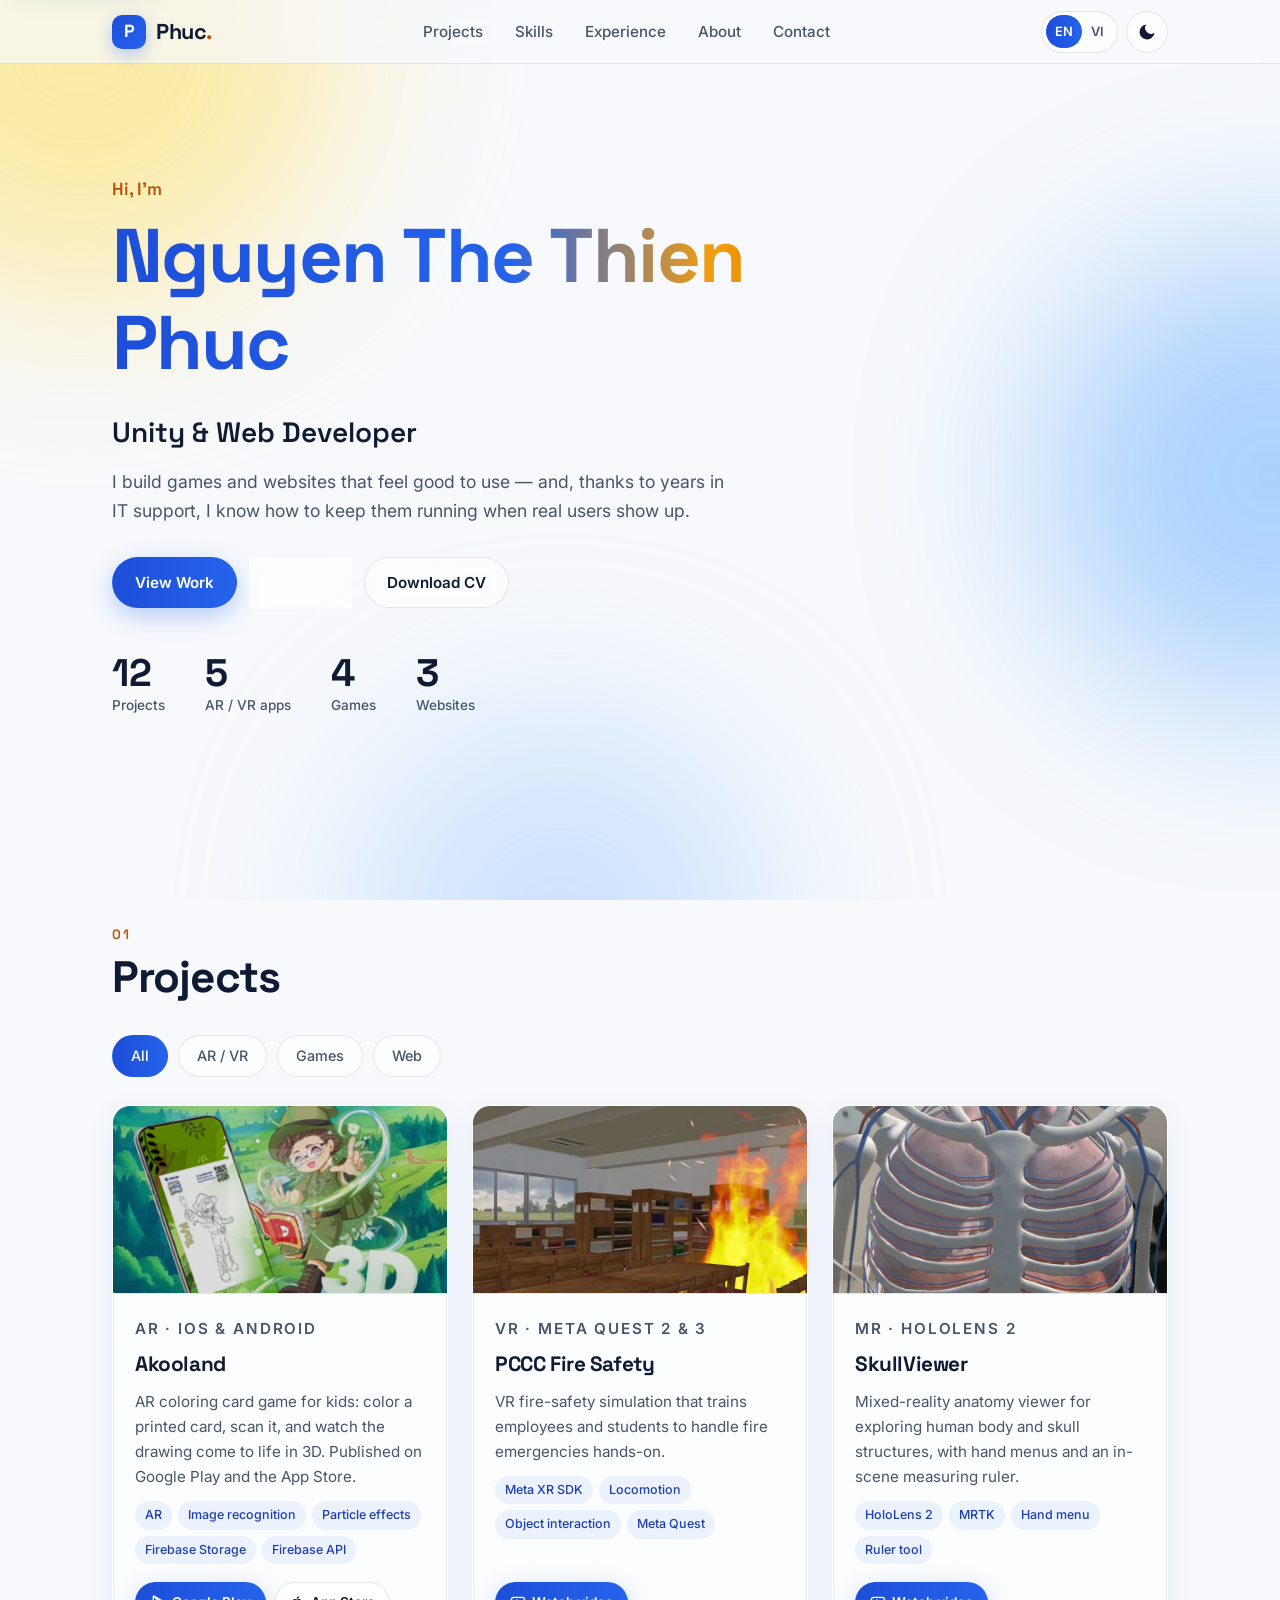
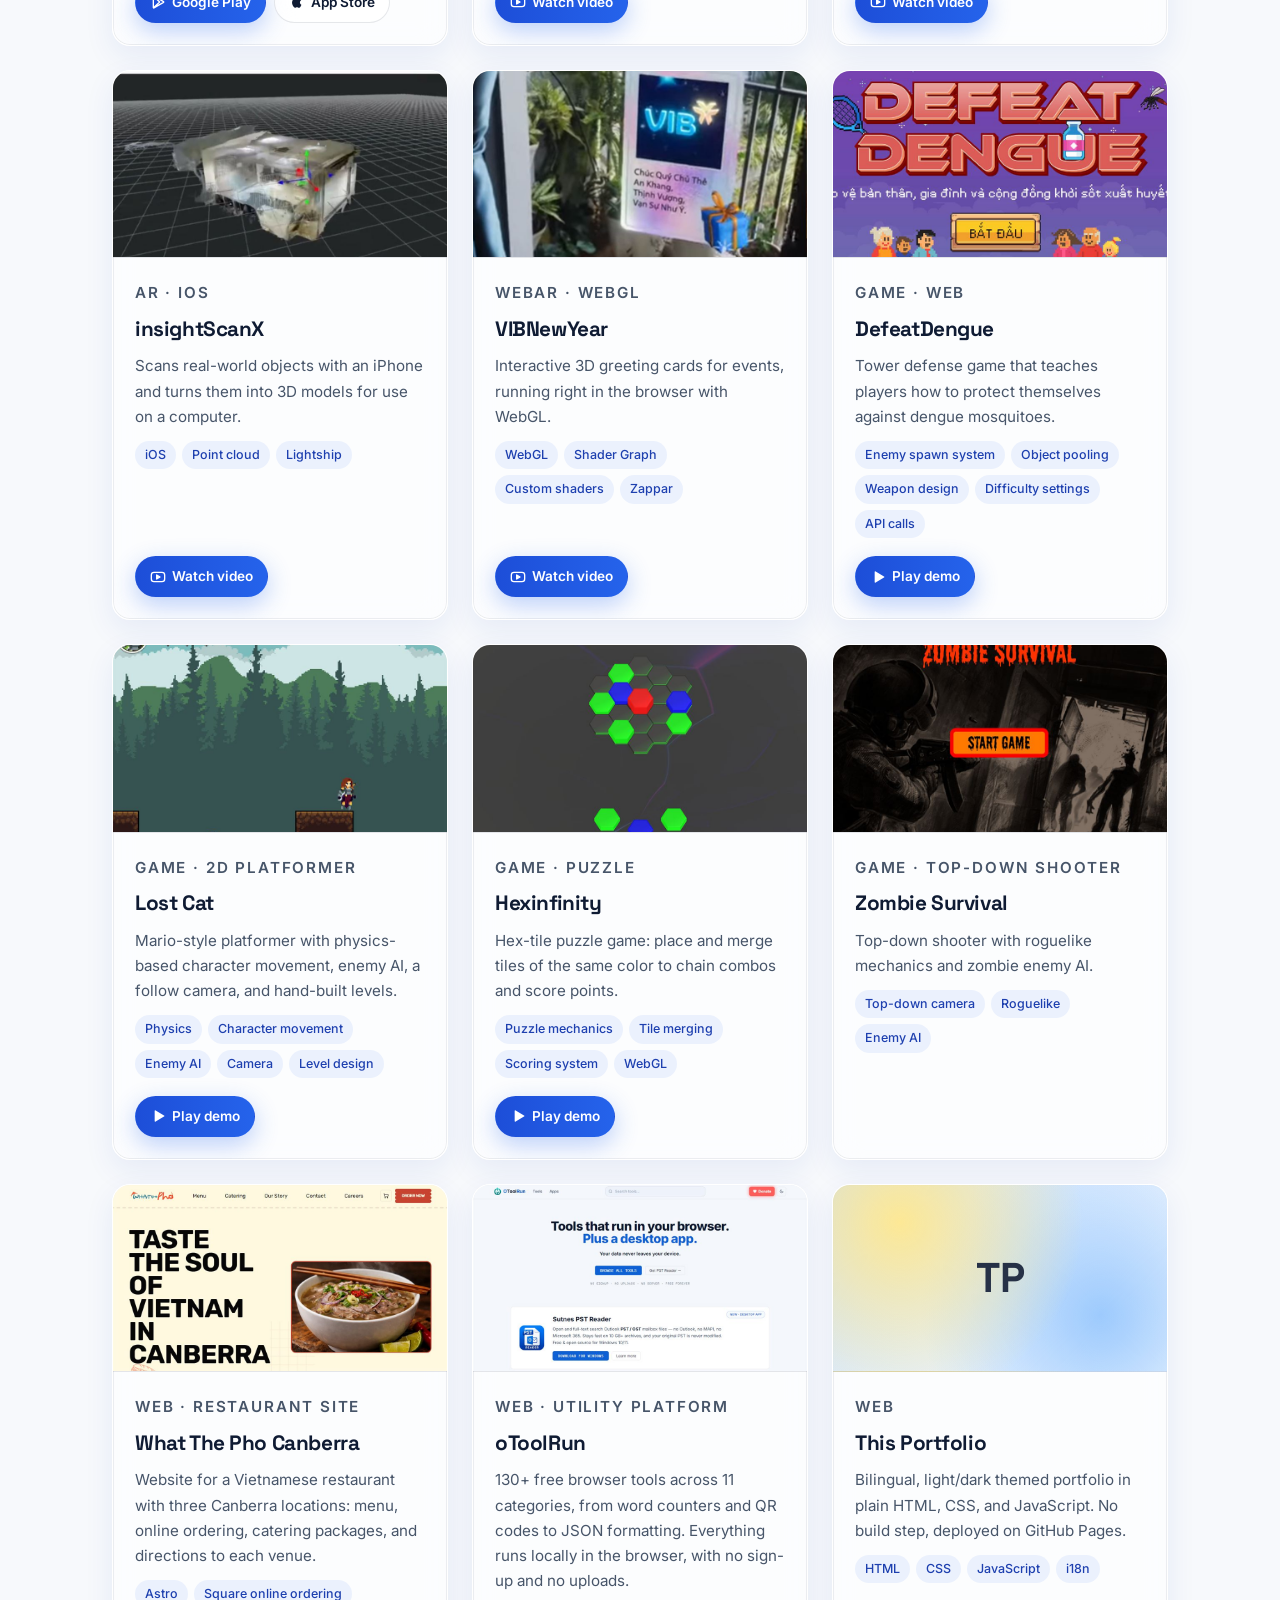
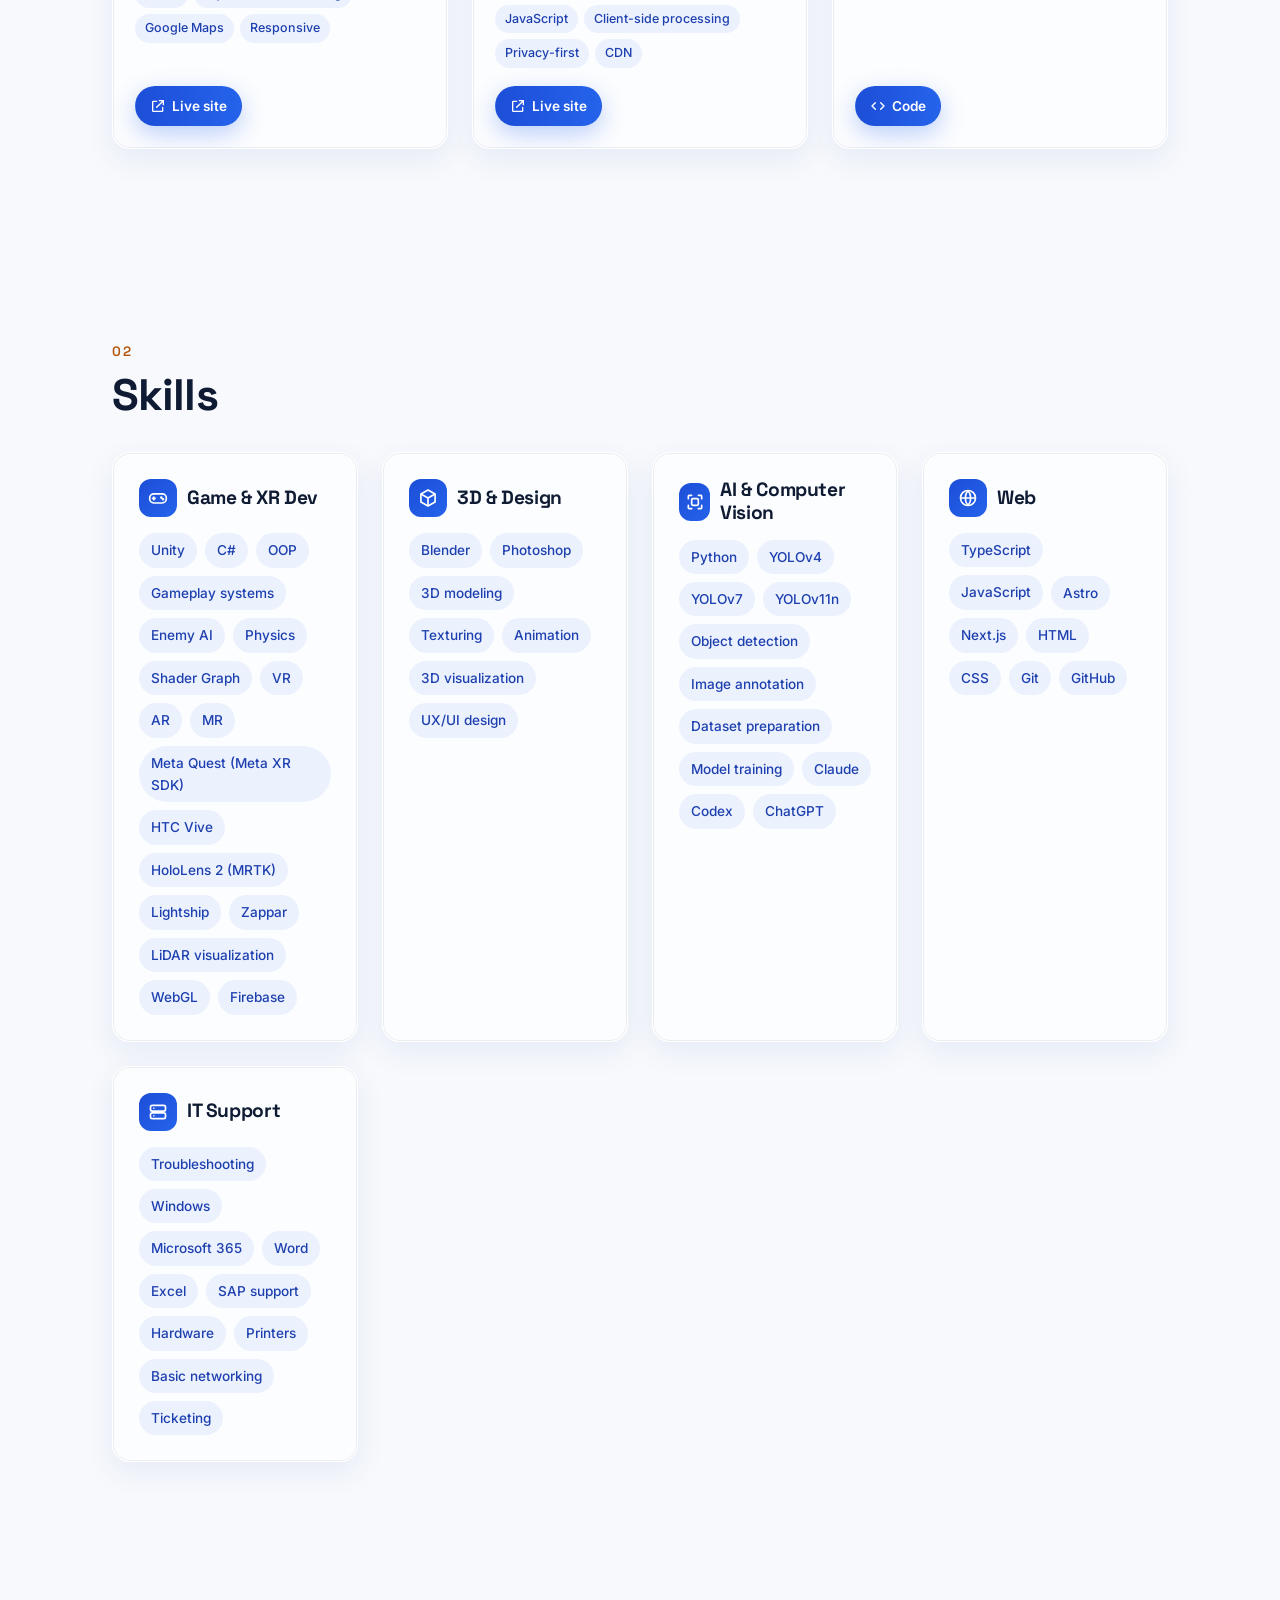
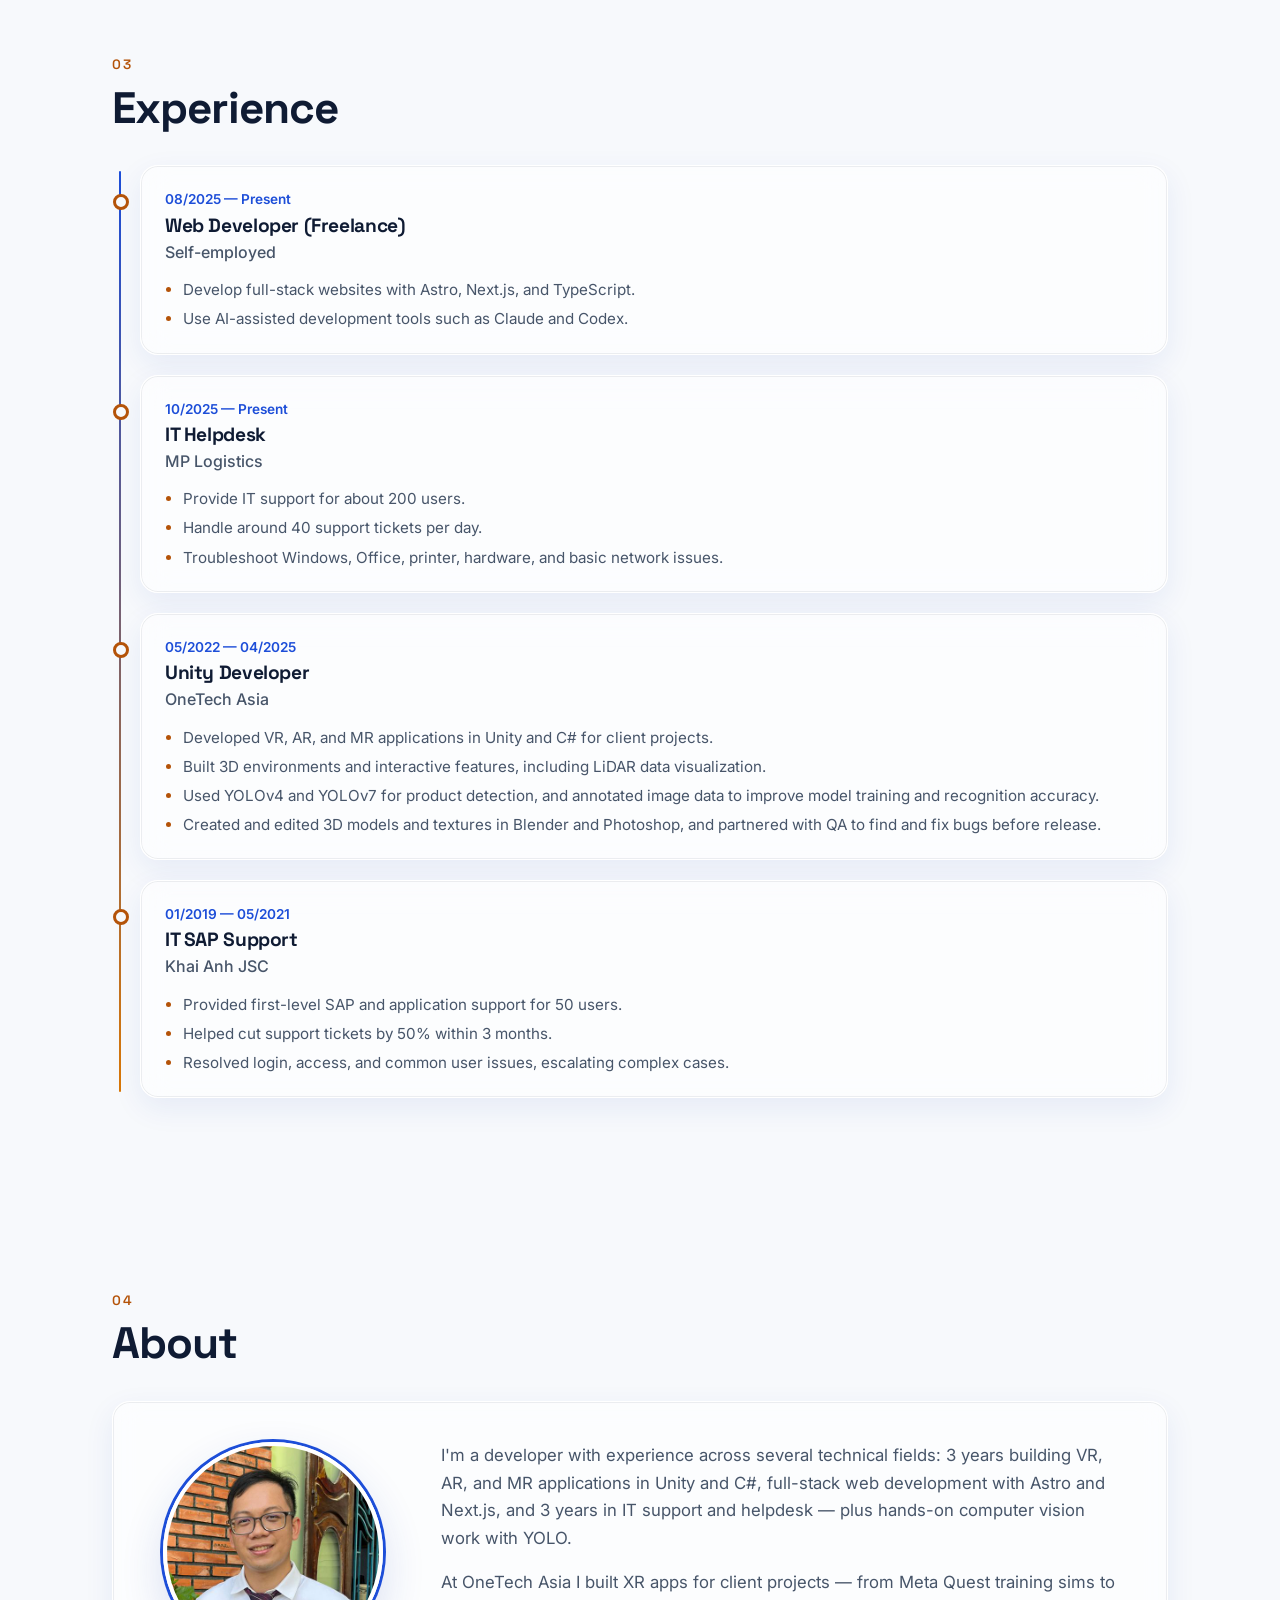
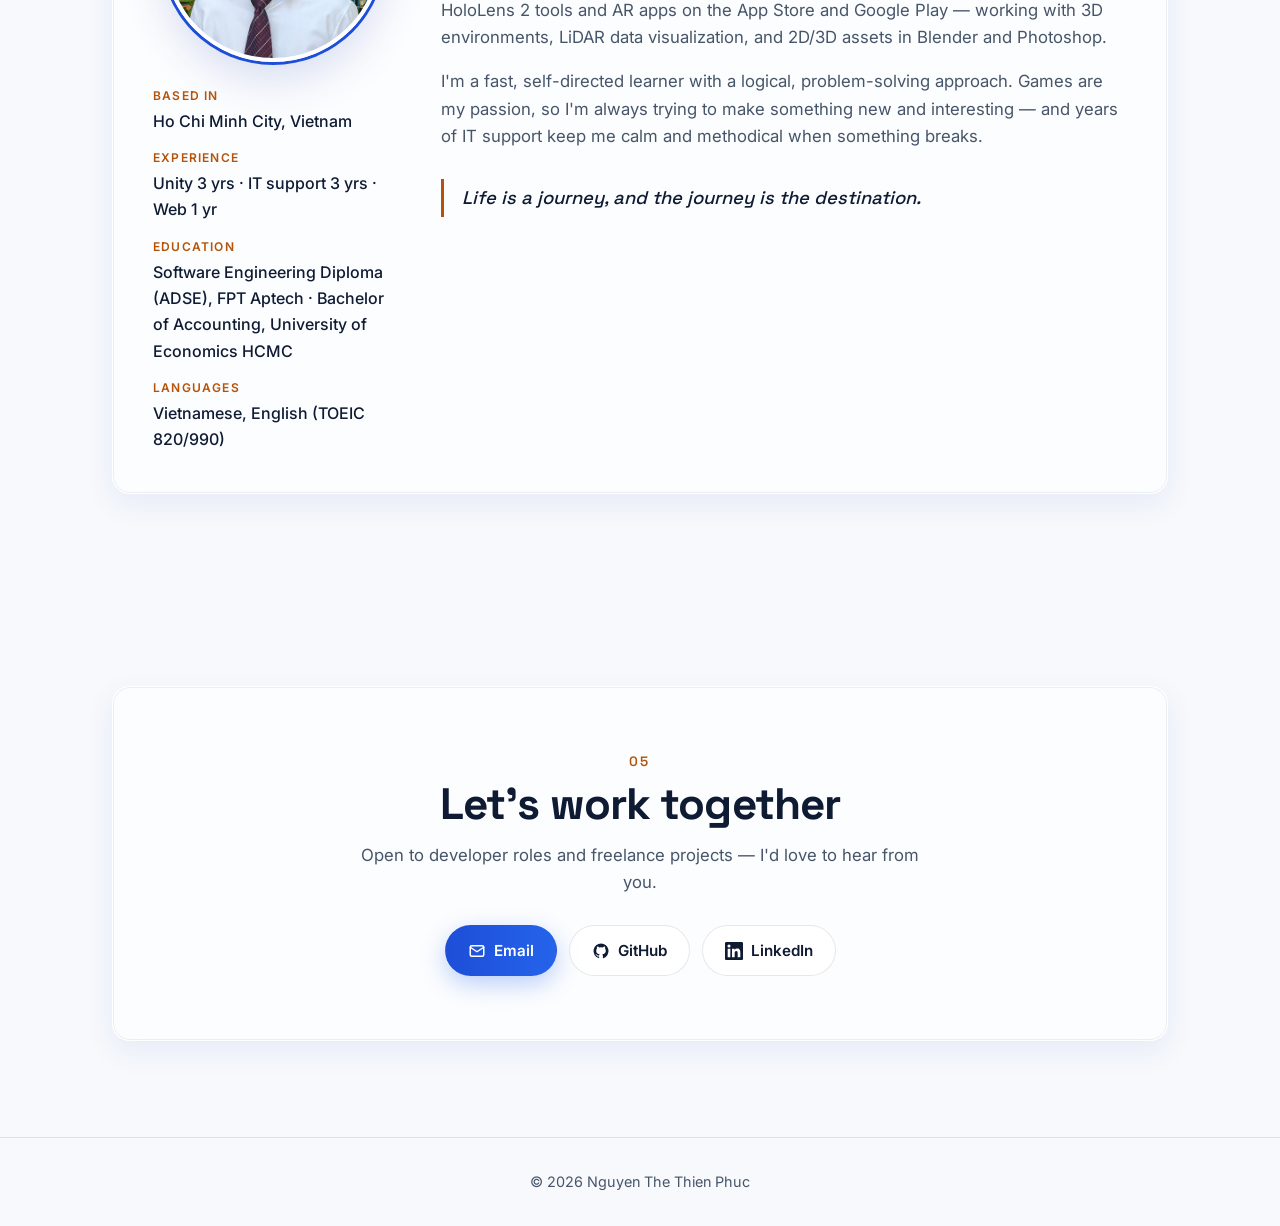
<file: index.html>
<!doctype html>
<html lang="en">
<head>
  <meta charset="utf-8">
  <meta name="viewport" content="width=device-width, initial-scale=1">
  <title>Nguyen The Thien Phuc — Portfolio</title>
  <meta name="description" content="Portfolio of Nguyen The Thien Phuc — Unity & Web Developer building AR, VR, games, and websites.">
  <link rel="icon" href="assets/favicon.svg" type="image/svg+xml">
  <script>
    // Runs before paint: light theme and English are defaults; restore saved choices.
    document.documentElement.classList.add('js');
    try {
      if (localStorage.getItem('theme') === 'dark') {
        document.documentElement.setAttribute('data-theme', 'dark');
      }
      if (localStorage.getItem('lang') === 'vi') {
        document.documentElement.setAttribute('lang', 'vi');
      }
    } catch (e) {}
  </script>
  <link rel="preconnect" href="https://fonts.googleapis.com">
  <link rel="preconnect" href="https://fonts.gstatic.com" crossorigin>
  <link href="https://fonts.googleapis.com/css2?family=Inter:wght@400;500;600&family=Space+Grotesk:wght@500;600;700&display=swap" rel="stylesheet">
  <link rel="stylesheet" href="css/style.css">
</head>
<body>
  <a class="skip-link" href="#main" data-i18n="skip">Skip to content</a>

  <div class="bg-blobs" aria-hidden="true">
    <div class="blob-layer" id="blob-layer">
      <span class="blob blob-1"></span>
      <span class="blob blob-2"></span>
      <span class="blob blob-3"></span>
    </div>
  </div>
  <div class="cursor-glow" id="cursor-glow" aria-hidden="true"></div>

  <header class="site-header" id="site-header">
    <div class="container header-inner">
      <a class="logo" href="#top" aria-label="Phuc — home">
        <span class="logo-mark" aria-hidden="true">P</span>
        <span class="logo-text" id="logo-text">Phuc</span><span class="logo-dot" aria-hidden="true">.</span>
      </a>
      <nav class="nav" aria-label="Main">
        <ul class="nav-links" id="nav-links">
          <li><a href="#projects" data-i18n="nav.projects">Projects</a></li>
          <li><a href="#skills" data-i18n="nav.skills">Skills</a></li>
          <li><a href="#experience" data-i18n="nav.experience">Experience</a></li>
          <li><a href="#about" data-i18n="nav.about">About</a></li>
          <li><a href="#contact" data-i18n="nav.contact">Contact</a></li>
        </ul>
      </nav>
      <div class="header-actions">
        <button class="lang-btn" id="lang-toggle" type="button" aria-label="Chuyển sang tiếng Việt">
          <span data-lang="en">EN</span><span data-lang="vi">VI</span>
        </button>
        <button class="icon-btn" id="theme-toggle" type="button" aria-pressed="false" aria-label="Switch to dark mode">
          <svg class="icon-moon" viewBox="0 0 24 24" width="20" height="20" aria-hidden="true"><path fill="currentColor" d="M21 12.8A9 9 0 1 1 11.2 3a7 7 0 0 0 9.8 9.8z"/></svg>
          <svg class="icon-sun" viewBox="0 0 24 24" width="20" height="20" aria-hidden="true"><g fill="none" stroke="currentColor" stroke-width="2" stroke-linecap="round"><circle cx="12" cy="12" r="4.5"/><path d="M12 2v2M12 20v2M4.9 4.9l1.4 1.4M17.7 17.7l1.4 1.4M2 12h2M20 12h2M4.9 19.1l1.4-1.4M17.7 6.3l1.4-1.4"/></g></svg>
        </button>
        <button class="icon-btn nav-toggle" id="nav-toggle" type="button" aria-expanded="false" aria-controls="nav-links" aria-label="Open menu">
          <span class="bars" aria-hidden="true"></span>
        </button>
      </div>
    </div>
  </header>

  <main id="main">
    <section class="hero" id="top">
      <div class="container hero-inner">
        <p class="eyebrow reveal" data-i18n="greeting">Hi, I'm</p>
        <h1 class="hero-name gradient-text reveal" id="hero-name">Nguyen The Thien Phuc</h1>
        <p class="hero-role reveal" id="hero-role"></p>
        <p class="hero-tagline reveal" id="hero-tagline"></p>
        <div class="hero-cta reveal">
          <a class="btn btn-primary" href="#projects" data-i18n="cta.work">View Work</a>
          <a class="btn btn-ghost" href="#contact" data-i18n="cta.contact">Contact</a>
          <a class="btn btn-ghost" id="cv-link" href="assets/resume.pdf" target="_blank" rel="noopener" data-i18n="cta.cv">Download CV</a>
        </div>
        <dl class="stats reveal" id="hero-stats"></dl>
      </div>
    </section>

    <section class="section" id="projects" aria-labelledby="projects-title">
      <div class="container">
        <header class="section-head reveal">
          <p class="section-kicker">01</p>
          <h2 id="projects-title" data-i18n="sections.projects">Projects</h2>
        </header>
        <div class="filters reveal" id="project-filters" role="group" aria-labelledby="projects-title"></div>
        <div class="projects-grid" id="projects-grid"></div>
      </div>
    </section>

    <section class="section" id="skills" aria-labelledby="skills-title">
      <div class="container">
        <header class="section-head reveal">
          <p class="section-kicker">02</p>
          <h2 id="skills-title" data-i18n="sections.skills">Skills</h2>
        </header>
        <div class="skills-grid" id="skills-grid"></div>
      </div>
    </section>

    <section class="section" id="experience" aria-labelledby="experience-title">
      <div class="container">
        <header class="section-head reveal">
          <p class="section-kicker">03</p>
          <h2 id="experience-title" data-i18n="sections.experience">Experience</h2>
        </header>
        <ol class="timeline" id="timeline"></ol>
      </div>
    </section>

    <section class="section" id="about" aria-labelledby="about-title">
      <div class="container">
        <header class="section-head reveal">
          <p class="section-kicker">04</p>
          <h2 id="about-title" data-i18n="sections.about">About</h2>
        </header>
        <div class="glass about-card reveal" id="about-text"></div>
      </div>
    </section>

    <section class="section" id="contact" aria-labelledby="contact-title">
      <div class="container">
        <div class="glass contact-card reveal">
          <p class="section-kicker">05</p>
          <h2 id="contact-title" data-i18n="sections.contact">Let's work together</h2>
          <p class="contact-text" id="contact-text"></p>
          <form class="contact-form" id="contact-form" hidden novalidate>
            <div class="form-row">
              <label class="field">
                <span data-i18n="form.name">Name</span>
                <input name="name" type="text" autocomplete="name" required maxlength="100">
              </label>
              <label class="field">
                <span data-i18n="form.email">Email</span>
                <input name="email" type="email" autocomplete="email" required maxlength="200">
              </label>
            </div>
            <label class="field">
              <span data-i18n="form.message">Message</span>
              <textarea name="message" rows="5" required maxlength="5000"></textarea>
            </label>
            <!-- Honeypot: bots fill it, people never see it. -->
            <input class="hp" type="text" name="_gotcha" tabindex="-1" autocomplete="off" aria-hidden="true">
            <button class="btn btn-primary" type="submit" data-i18n="form.send">Send message</button>
            <p class="form-status" id="form-status" role="status" aria-live="polite"></p>
          </form>
          <div class="contact-links" id="contact-links"></div>
        </div>
      </div>
    </section>

    <noscript>
      <section class="section">
        <div class="container glass about-card">
          <p>Nguyen The Thien Phuc — Unity &amp; Web Developer.</p>
          <p><a href="https://github.com/SeverusJake">github.com/SeverusJake</a></p>
        </div>
      </section>
    </noscript>
  </main>

  <footer class="site-footer">
    <div class="container">
      <p>&copy; <span id="year">2026</span> Nguyen The Thien Phuc</p>
    </div>
  </footer>

  <a class="to-top" id="to-top" href="#top" aria-label="Back to top" data-i18n-aria="top">
    <svg viewBox="0 0 24 24" width="20" height="20" aria-hidden="true"><path fill="none" stroke="currentColor" stroke-width="2.2" stroke-linecap="round" stroke-linejoin="round" d="M12 19V5M5 12l7-7 7 7"/></svg>
  </a>

  <script src="js/content.js"></script>
  <script src="js/main.js"></script>
</body>
</html>
</file>
<file: css/style.css>
/* ==========================================================================
   Tokens — light is the default, dark overrides via [data-theme="dark"]
   ========================================================================== */
:root {
  /* Light: blue main, yellow/amber accent */
  --bg: #f7f9fc;
  --bg-elev: #ffffff;
  --text: #0f1b33;
  --text-muted: #475569;
  --border: rgba(15, 27, 51, 0.1);
  --glass: rgba(255, 255, 255, 0.62);
  --glass-border: rgba(255, 255, 255, 0.9);
  --glass-edge: rgba(15, 27, 51, 0.07);
  --accent: #1d4ed8;
  --accent-2: #d97706;
  --accent-warm: #b45309;
  --chip: rgba(37, 99, 235, 0.08);
  --chip-text: #1e40af;
  --blob-1: #fde68a;
  --blob-2: #93c5fd;
  --blob-3: #bfdbfe;
  --blob-opacity: 0.75;
  --shadow: 0 10px 30px rgba(30, 64, 175, 0.08);
  --shadow-hover: 0 18px 44px rgba(30, 64, 175, 0.16);
  --header-bg: rgba(247, 249, 252, 0.72);

  --btn-1: #1d4ed8;
  --btn-2: #2563eb;
  --btn-glow: rgba(37, 99, 235, 0.3);
  --btn-glow-strong: rgba(37, 99, 235, 0.42);
  /* Mostly blue, short blend into amber at the end (avoids a muddy grey middle) */
  --text-gradient: linear-gradient(90deg, #1d4ed8 0%, #2563eb 58%, #f59e0b 88%, #d97706 100%);
  --radius: 18px;
  --radius-sm: 10px;
  --font-head: "Space Grotesk", system-ui, sans-serif;
  --font-body: "Inter", system-ui, -apple-system, "Segoe UI", sans-serif;
  --header-h: 64px;

  color-scheme: light;
}

:root[data-theme="dark"] {
  --bg: #0b0b12;
  --bg-elev: #15151f;
  --text: #ececf4;
  --text-muted: #a3a3bd;
  --border: rgba(255, 255, 255, 0.1);
  --glass: rgba(22, 22, 34, 0.55);
  --glass-border: rgba(255, 255, 255, 0.08);
  --glass-edge: rgba(255, 255, 255, 0.04);
  --accent: #a78bfa;
  --accent-2: #22d3ee;
  --chip: rgba(167, 139, 250, 0.12);
  --chip-text: #d4c6fd;
  --blob-1: #7c3aed;
  --blob-2: #0891b2;
  --blob-3: #db2777;
  --blob-opacity: 0.35;
  --shadow: 0 10px 30px rgba(0, 0, 0, 0.35);
  --shadow-hover: 0 18px 44px rgba(124, 58, 237, 0.25);
  --header-bg: rgba(11, 11, 18, 0.7);
  --accent-warm: #a78bfa;

  --btn-1: #7c3aed;
  --btn-2: #0e7490;
  --btn-glow: rgba(124, 58, 237, 0.3);
  --btn-glow-strong: rgba(124, 58, 237, 0.4);
  --text-gradient: linear-gradient(90deg, var(--accent), var(--accent-2));

  color-scheme: dark;
}

/* ==========================================================================
   Base
   ========================================================================== */
*, *::before, *::after { box-sizing: border-box; }

html {
  scroll-padding-top: calc(var(--header-h) + 16px);
  -webkit-text-size-adjust: 100%;
}

body {
  margin: 0;
  background: var(--bg);
  color: var(--text);
  font-family: var(--font-body);
  font-size: 1rem;
  line-height: 1.65;
  overflow-x: hidden;
  -webkit-font-smoothing: antialiased;
}

h1, h2, h3 {
  font-family: var(--font-head);
  line-height: 1.15;
  margin: 0;
  letter-spacing: -0.02em;
}

p { margin: 0; }
a { color: inherit; }
img { max-width: 100%; display: block; }
ul, ol { margin: 0; padding: 0; list-style: none; }

:focus-visible {
  outline: 2px solid var(--accent);
  outline-offset: 3px;
  border-radius: 6px;
}

.container {
  width: 100%;
  max-width: 1120px;
  margin-inline: auto;
  padding-inline: 16px;
}

@media (min-width: 768px) {
  .container { padding-inline: 32px; }
}

.skip-link {
  position: absolute;
  left: 16px;
  top: -60px;
  z-index: 100;
  padding: 10px 16px;
  background: var(--bg-elev);
  color: var(--text);
  border-radius: var(--radius-sm);
  box-shadow: var(--shadow);
}
.skip-link:focus { top: 12px; }

.gradient-text {
  background: var(--text-gradient);
  -webkit-background-clip: text;
  background-clip: text;
  color: transparent;
}

/* Theme switch fade — class added briefly by main.js */
.theme-transition,
.theme-transition *,
.theme-transition *::before,
.theme-transition *::after {
  transition: background-color 0.35s ease, color 0.35s ease, border-color 0.35s ease, fill 0.35s ease !important;
}

/* ==========================================================================
   Background blobs
   ========================================================================== */
.bg-blobs {
  position: fixed;
  inset: 0;
  z-index: -1;
  overflow: hidden;
  pointer-events: none;
}

.blob-layer {
  position: absolute;
  inset: -60px;
  transition: transform 0.6s ease-out;
}

.cursor-glow {
  position: fixed;
  top: -200px;
  left: -200px;
  width: 400px;
  height: 400px;
  border-radius: 50%;
  pointer-events: none;
  z-index: -1;
  background: radial-gradient(circle, var(--accent) 0%, transparent 65%);
  opacity: 0;
  transition: opacity 0.4s ease;
  will-change: transform;
}
.cursor-glow.on { opacity: 0.12; }
:root[data-theme="dark"] .cursor-glow.on { opacity: 0.18; }

.blob {
  position: absolute;
  border-radius: 50%;
  filter: blur(90px);
  opacity: var(--blob-opacity);
  animation: drift 24s ease-in-out infinite alternate;
}

.blob-1 { width: 520px; height: 520px; background: var(--blob-1); top: -160px; left: -120px; }
.blob-2 { width: 460px; height: 460px; background: var(--blob-2); top: 30%; right: -160px; animation-duration: 28s; animation-delay: -6s; }
.blob-3 { width: 400px; height: 400px; background: var(--blob-3); bottom: -160px; left: 30%; animation-duration: 32s; animation-delay: -12s; }

@keyframes drift {
  0%   { transform: translate(0, 0) scale(1); }
  50%  { transform: translate(60px, 40px) scale(1.08); }
  100% { transform: translate(-40px, 70px) scale(0.95); }
}

/* ==========================================================================
   Glass surface
   ========================================================================== */
.glass {
  background: var(--glass);
  border: 1px solid var(--glass-border);
  box-shadow: var(--shadow), inset 0 0 0 1px var(--glass-edge);
  border-radius: var(--radius);
  -webkit-backdrop-filter: blur(14px) saturate(140%);
  backdrop-filter: blur(14px) saturate(140%);
}

@supports not ((backdrop-filter: blur(1px)) or (-webkit-backdrop-filter: blur(1px))) {
  .glass { background: var(--bg-elev); }
}

/* ==========================================================================
   Header / nav
   ========================================================================== */
.site-header {
  position: sticky;
  top: 0;
  z-index: 50;
  height: var(--header-h);
  background: var(--header-bg);
  border-bottom: 1px solid var(--border);
  -webkit-backdrop-filter: blur(12px);
  backdrop-filter: blur(12px);
}

.header-inner {
  height: 100%;
  display: flex;
  align-items: center;
  justify-content: space-between;
  gap: 16px;
}

.logo {
  display: inline-flex;
  align-items: center;
  gap: 10px;
  font-family: var(--font-head);
  font-weight: 700;
  font-size: 1.35rem;
  text-decoration: none;
  letter-spacing: -0.02em;
}
.logo-dot { color: var(--accent-warm); margin-left: -10px; }

.logo-mark {
  display: inline-grid;
  place-items: center;
  width: 34px;
  height: 34px;
  border-radius: 10px;
  color: #fff;
  font-size: 1.1rem;
  background: linear-gradient(135deg, var(--btn-1), var(--btn-2));
  box-shadow: 0 6px 16px var(--btn-glow);
}

.nav-links {
  display: flex;
  gap: 4px;
}

.nav-links a {
  display: block;
  padding: 8px 14px;
  border-radius: 999px;
  text-decoration: none;
  color: var(--text-muted);
  font-weight: 500;
  font-size: 0.95rem;
}
.nav-links a:hover { color: var(--text); background: var(--chip); }
.nav-links a.active { color: var(--accent); background: var(--chip); }

.lang-btn {
  display: inline-flex;
  align-items: center;
  height: 42px;
  padding: 0 4px;
  border-radius: 999px;
  border: 1px solid var(--border);
  background: var(--glass);
  color: var(--text-muted);
  font: inherit;
  font-size: 0.8rem;
  font-weight: 600;
  cursor: pointer;
}
.lang-btn:hover { border-color: var(--accent); }
.lang-btn span {
  padding: 6px 9px;
  border-radius: 999px;
}
/* Highlight the active language */
:root:not([lang="vi"]) .lang-btn [data-lang="en"],
:root[lang="vi"] .lang-btn [data-lang="vi"] {
  color: #fff;
  background: linear-gradient(90deg, var(--btn-1), var(--btn-2));
}

.header-actions { display: flex; align-items: center; gap: 8px; }

.icon-btn {
  display: inline-grid;
  place-items: center;
  width: 42px;
  height: 42px;
  border-radius: 50%;
  border: 1px solid var(--border);
  background: var(--glass);
  color: var(--text);
  cursor: pointer;
}
.icon-btn:hover { border-color: var(--accent); color: var(--accent); }

/* Moon in light mode, sun in dark mode */
.icon-sun { display: none; }
:root[data-theme="dark"] .icon-sun { display: block; }
:root[data-theme="dark"] .icon-moon { display: none; }

.nav-toggle { display: none; }

.bars,
.bars::before,
.bars::after {
  display: block;
  width: 18px;
  height: 2px;
  border-radius: 2px;
  background: currentColor;
  transition: transform 0.25s ease, opacity 0.25s ease;
}
.bars { position: relative; }
.bars::before, .bars::after { content: ""; position: absolute; left: 0; }
.bars::before { top: -6px; }
.bars::after { top: 6px; }

.nav-open .bars { background: transparent; }
.nav-open .bars::before { transform: translateY(6px) rotate(45deg); }
.nav-open .bars::after { transform: translateY(-6px) rotate(-45deg); }

@media (max-width: 767px) {
  .nav-toggle { display: inline-grid; }

  .nav-links {
    position: absolute;
    top: var(--header-h);
    left: 0;
    right: 0;
    flex-direction: column;
    gap: 0;
    padding: 8px 16px 16px;
    background: var(--bg-elev);
    border-bottom: 1px solid var(--border);
    box-shadow: var(--shadow);
    display: none;
  }
  .nav-open .nav-links { display: flex; }
  .nav-links a { padding: 12px 8px; border-radius: var(--radius-sm); font-size: 1rem; }
}

/* ==========================================================================
   Buttons, chips, tags
   ========================================================================== */
.btn {
  display: inline-flex;
  align-items: center;
  gap: 8px;
  padding: 12px 22px;
  border-radius: 999px;
  font-weight: 600;
  font-size: 0.95rem;
  text-decoration: none;
  border: 1px solid transparent;
  cursor: pointer;
  transition: transform 0.2s ease, box-shadow 0.2s ease, border-color 0.2s ease;
}

.btn-primary {
  color: #fff;
  background: linear-gradient(90deg, var(--btn-1), var(--btn-2));
  box-shadow: 0 8px 24px var(--btn-glow);
}
.btn-primary:hover { transform: translateY(-2px); box-shadow: 0 12px 30px var(--btn-glow-strong); }

.btn-ghost {
  color: var(--text);
  background: var(--glass);
  border-color: var(--border);
  -webkit-backdrop-filter: blur(10px);
  backdrop-filter: blur(10px);
}
.btn-ghost:hover { transform: translateY(-2px); border-color: var(--accent); }

.btn-sm { padding: 8px 14px; font-size: 0.85rem; gap: 6px; }

.chip {
  padding: 8px 18px;
  border-radius: 999px;
  border: 1px solid var(--border);
  background: var(--glass);
  color: var(--text-muted);
  font: inherit;
  font-weight: 500;
  font-size: 0.9rem;
  cursor: pointer;
}
.chip:hover { color: var(--text); border-color: var(--accent); }
.chip[aria-pressed="true"] {
  color: #fff;
  border-color: transparent;
  background: linear-gradient(90deg, var(--btn-1), var(--btn-2));
}

.tag {
  display: inline-block;
  padding: 4px 10px;
  border-radius: 999px;
  background: var(--chip);
  color: var(--chip-text);
  font-size: 0.78rem;
  font-weight: 500;
}

/* ==========================================================================
   Hero
   ========================================================================== */
.hero {
  min-height: calc(92vh - var(--header-h));
  display: flex;
  align-items: center;
  padding-block: 72px;
}

.eyebrow {
  font-family: var(--font-head);
  font-weight: 600;
  color: var(--accent-warm);
  font-size: 1.1rem;
  margin-bottom: 8px;
}

.hero-name {
  font-size: clamp(2.4rem, 7vw, 4.75rem);
  font-weight: 700;
  max-width: 14ch;
  padding-bottom: 0.08em; /* keep descenders inside the clipped gradient */
}

.hero-role {
  margin-top: 16px;
  font-family: var(--font-head);
  font-size: clamp(1.25rem, 3vw, 1.75rem);
  font-weight: 600;
}

.hero-tagline {
  margin-top: 12px;
  max-width: 56ch;
  color: var(--text-muted);
  font-size: 1.1rem;
}

.hero-cta {
  margin-top: 32px;
  display: flex;
  flex-wrap: wrap;
  gap: 12px;
}

.stats {
  margin: 44px 0 0;
  display: flex;
  flex-wrap: wrap;
  gap: 12px 40px;
}

.stat {
  display: flex;
  flex-direction: column-reverse;
}

.stat dd {
  margin: 0;
  font-family: var(--font-head);
  font-weight: 700;
  font-size: clamp(1.8rem, 4vw, 2.4rem);
  line-height: 1.1;
}

.stat dt {
  color: var(--text-muted);
  font-size: 0.85rem;
  font-weight: 500;
}

@media (max-width: 480px) {
  .stats { gap: 16px 28px; }
}

/* ==========================================================================
   Sections
   ========================================================================== */
.section { padding-block: 64px; }
@media (min-width: 768px) { .section { padding-block: 96px; } }

.section-head { margin-bottom: 32px; }
.section-head h2,
.contact-card h2 { font-size: clamp(1.9rem, 4.5vw, 2.75rem); }

.section-kicker {
  font-family: var(--font-head);
  font-weight: 600;
  font-size: 0.85rem;
  letter-spacing: 0.15em;
  color: var(--accent-warm);
  margin-bottom: 6px;
}

/* Projects ---------------------------------------------------------------- */
.filters {
  display: flex;
  flex-wrap: wrap;
  gap: 10px;
  margin-bottom: 28px;
}

.projects-grid {
  display: grid;
  grid-template-columns: repeat(auto-fill, minmax(min(100%, 300px), 1fr));
  gap: 24px;
}

.project-card {
  position: relative;
  display: flex;
  flex-direction: column;
  overflow: hidden;
  transition: transform 0.25s ease, box-shadow 0.25s ease;
}
.project-card:hover { transform: translateY(-6px); box-shadow: var(--shadow-hover); }

/* Tilt (set by main.js on fine pointers): follow the cursor quickly, plus a sheen */
.project-card.tilting { transition: transform 0.08s linear, box-shadow 0.25s ease; }
.project-card::after {
  content: "";
  position: absolute;
  inset: 0;
  pointer-events: none;
  border-radius: inherit;
  background: radial-gradient(circle at var(--mx, 50%) var(--my, 50%), rgba(255, 255, 255, 0.28), transparent 55%);
  opacity: 0;
  transition: opacity 0.3s ease;
}
.project-card.tilting::after { opacity: 1; }
:root[data-theme="dark"] .project-card::after {
  background: radial-gradient(circle at var(--mx, 50%) var(--my, 50%), rgba(255, 255, 255, 0.1), transparent 55%);
}

.project-thumb {
  aspect-ratio: 16 / 9;
  width: 100%;
  object-fit: cover;
  border-bottom: 1px solid var(--border);
}

.project-thumb-fallback {
  display: grid;
  place-items: center;
  background:
    radial-gradient(circle at 20% 20%, var(--blob-1), transparent 60%),
    radial-gradient(circle at 80% 70%, var(--blob-2), transparent 60%),
    linear-gradient(135deg, var(--blob-3), var(--bg-elev));
  font-family: var(--font-head);
  font-weight: 700;
  font-size: 2.6rem;
  color: var(--text);
  opacity: 0.9;
}

.project-body {
  display: flex;
  flex-direction: column;
  gap: 12px;
  padding: 22px;
  flex: 1;
}

.project-meta {
  font-size: 0.78rem;
  font-weight: 600;
  letter-spacing: 0.12em;
  text-transform: uppercase;
  color: var(--accent);
}

.project-body h3 { font-size: 1.3rem; }
.project-body p { color: var(--text-muted); font-size: 0.95rem; }

.tag-list { display: flex; flex-wrap: wrap; gap: 6px; }

.project-links {
  display: flex;
  flex-wrap: wrap;
  gap: 8px;
  margin-top: auto;
  padding-top: 6px;
}

.empty-state {
  grid-column: 1 / -1;
  padding: 40px;
  text-align: center;
  color: var(--text-muted);
}

/* Skills ------------------------------------------------------------------ */
.skills-grid {
  display: grid;
  grid-template-columns: repeat(auto-fit, minmax(min(100%, 240px), 1fr));
  gap: 24px;
}

.skill-panel { padding: 26px; }

.skill-panel h3 {
  display: flex;
  align-items: center;
  gap: 10px;
  font-size: 1.2rem;
  margin-bottom: 16px;
}

.skill-icon {
  display: inline-grid;
  place-items: center;
  width: 38px;
  height: 38px;
  border-radius: 12px;
  color: #fff;
  background: linear-gradient(135deg, var(--btn-1), var(--btn-2));
}

.skill-panel .tag-list { gap: 8px; }
.skill-panel .tag { font-size: 0.85rem; padding: 6px 12px; }

/* Experience timeline ----------------------------------------------------- */
.timeline {
  position: relative;
  padding-left: 28px;
}

.timeline::before {
  content: "";
  position: absolute;
  left: 7px;
  top: 6px;
  bottom: 6px;
  width: 2px;
  background: linear-gradient(var(--accent), var(--accent-2));
  border-radius: 2px;
}

.timeline-item {
  position: relative;
  padding: 22px 24px;
  margin-bottom: 20px;
}
.timeline-item:last-child { margin-bottom: 0; }

.timeline-item::before {
  content: "";
  position: absolute;
  left: -28px;
  top: 28px;
  width: 16px;
  height: 16px;
  border-radius: 50%;
  background: var(--bg);
  border: 3px solid var(--accent-warm);
}

.timeline-period {
  font-size: 0.85rem;
  font-weight: 600;
  color: var(--accent);
}

.timeline-item h3 { font-size: 1.2rem; margin-top: 4px; }

.timeline-org {
  color: var(--text-muted);
  font-weight: 500;
  margin-top: 2px;
}

.timeline-points {
  margin-top: 12px;
  padding-left: 18px;
  list-style: disc;
  color: var(--text-muted);
  font-size: 0.95rem;
}
.timeline-points li + li { margin-top: 4px; }
.timeline-points li::marker { color: var(--accent-warm); }

/* About ------------------------------------------------------------------- */
.about-card {
  padding: 28px;
  display: grid;
  gap: 32px;
}
@media (min-width: 768px) {
  .about-card { padding: 40px; grid-template-columns: 240px 1fr; gap: 48px; }
}

.about-side { display: grid; gap: 24px; align-content: start; justify-items: center; }

.about-photo {
  width: 220px;
  height: 220px;
  border-radius: 50%;
  object-fit: cover;
  border: 4px solid var(--bg-elev);
  box-shadow: 0 0 0 3px var(--accent), var(--shadow-hover);
}

.facts { margin: 0; display: grid; gap: 14px; width: 100%; }
.fact dt {
  font-size: 0.75rem;
  font-weight: 600;
  letter-spacing: 0.1em;
  text-transform: uppercase;
  color: var(--accent-warm);
}
.fact dd { margin: 2px 0 0; font-weight: 500; }

.about-body p { font-size: 1.05rem; color: var(--text-muted); }
.about-body p + p { margin-top: 16px; }

.motto {
  margin: 28px 0 0;
  padding: 4px 0 4px 18px;
  border-left: 3px solid var(--accent-warm);
  font-family: var(--font-head);
  font-size: 1.15rem;
  font-weight: 500;
  font-style: italic;
  color: var(--text);
}

/* Contact ----------------------------------------------------------------- */
.contact-card {
  padding: 40px 24px;
  text-align: center;
}
@media (min-width: 768px) { .contact-card { padding: 64px 40px; } }

.contact-text {
  margin: 12px auto 28px;
  max-width: 52ch;
  color: var(--text-muted);
  font-size: 1.05rem;
}

.contact-links {
  display: flex;
  flex-wrap: wrap;
  justify-content: center;
  gap: 12px;
}

.contact-form {
  max-width: 620px;
  margin: 0 auto 28px;
  display: grid;
  gap: 16px;
  text-align: left;
}
.contact-form[hidden] { display: none; }
.contact-form .btn { justify-self: start; }
.contact-form .btn:disabled { opacity: 0.6; cursor: progress; transform: none; }

.form-row {
  display: grid;
  gap: 16px;
}
@media (min-width: 600px) { .form-row { grid-template-columns: 1fr 1fr; } }

.field {
  display: grid;
  gap: 6px;
  font-size: 0.9rem;
  font-weight: 500;
  color: var(--text-muted);
}

.field input,
.field textarea {
  width: 100%;
  padding: 12px 14px;
  border-radius: var(--radius-sm);
  border: 1px solid var(--border);
  background: var(--bg-elev);
  color: var(--text);
  font: inherit;
  font-size: 1rem;
  resize: vertical;
}
.field input:focus,
.field textarea:focus {
  outline: none;
  border-color: var(--accent);
  box-shadow: 0 0 0 3px var(--chip);
}

.hp {
  position: absolute;
  left: -9999px;
  width: 1px;
  height: 1px;
  opacity: 0;
}

.form-status { min-height: 1.5em; font-size: 0.95rem; color: var(--text-muted); }
.form-status.ok { color: #15803d; }
.form-status.err { color: #b91c1c; }
:root[data-theme="dark"] .form-status.ok { color: #4ade80; }
:root[data-theme="dark"] .form-status.err { color: #f87171; }

/* Back to top ------------------------------------------------------------- */
.to-top {
  position: fixed;
  right: 20px;
  bottom: 20px;
  z-index: 40;
  display: grid;
  place-items: center;
  width: 46px;
  height: 46px;
  border-radius: 50%;
  color: #fff;
  background: linear-gradient(135deg, var(--btn-1), var(--btn-2));
  box-shadow: 0 8px 24px var(--btn-glow-strong);
  opacity: 0;
  visibility: hidden;
  transform: translateY(12px);
  transition: opacity 0.3s ease, transform 0.3s ease, visibility 0.3s;
}
.to-top.show { opacity: 1; visibility: visible; transform: none; }
.to-top:hover { transform: translateY(-3px); }

/* Footer ------------------------------------------------------------------ */
.site-footer {
  padding-block: 32px;
  border-top: 1px solid var(--border);
  color: var(--text-muted);
  font-size: 0.9rem;
  text-align: center;
}

/* ==========================================================================
   Scroll reveal — only hidden when JS is running
   ========================================================================== */
.js .reveal {
  opacity: 0;
  transform: translateY(24px);
  transition: opacity 0.7s ease, transform 0.7s ease;
}
.js .reveal.visible {
  opacity: 1;
  transform: none;
}

/* ==========================================================================
   Reduced motion
   ========================================================================== */
@media (prefers-reduced-motion: no-preference) {
  html { scroll-behavior: smooth; }
}

@media (prefers-reduced-motion: reduce) {
  *, *::before, *::after {
    animation: none !important;
    transition: none !important;
  }
  .js .reveal { opacity: 1; transform: none; }
  .project-card:hover, .btn:hover, .to-top:hover { transform: none; }
  .cursor-glow { display: none; }
}
</file>
